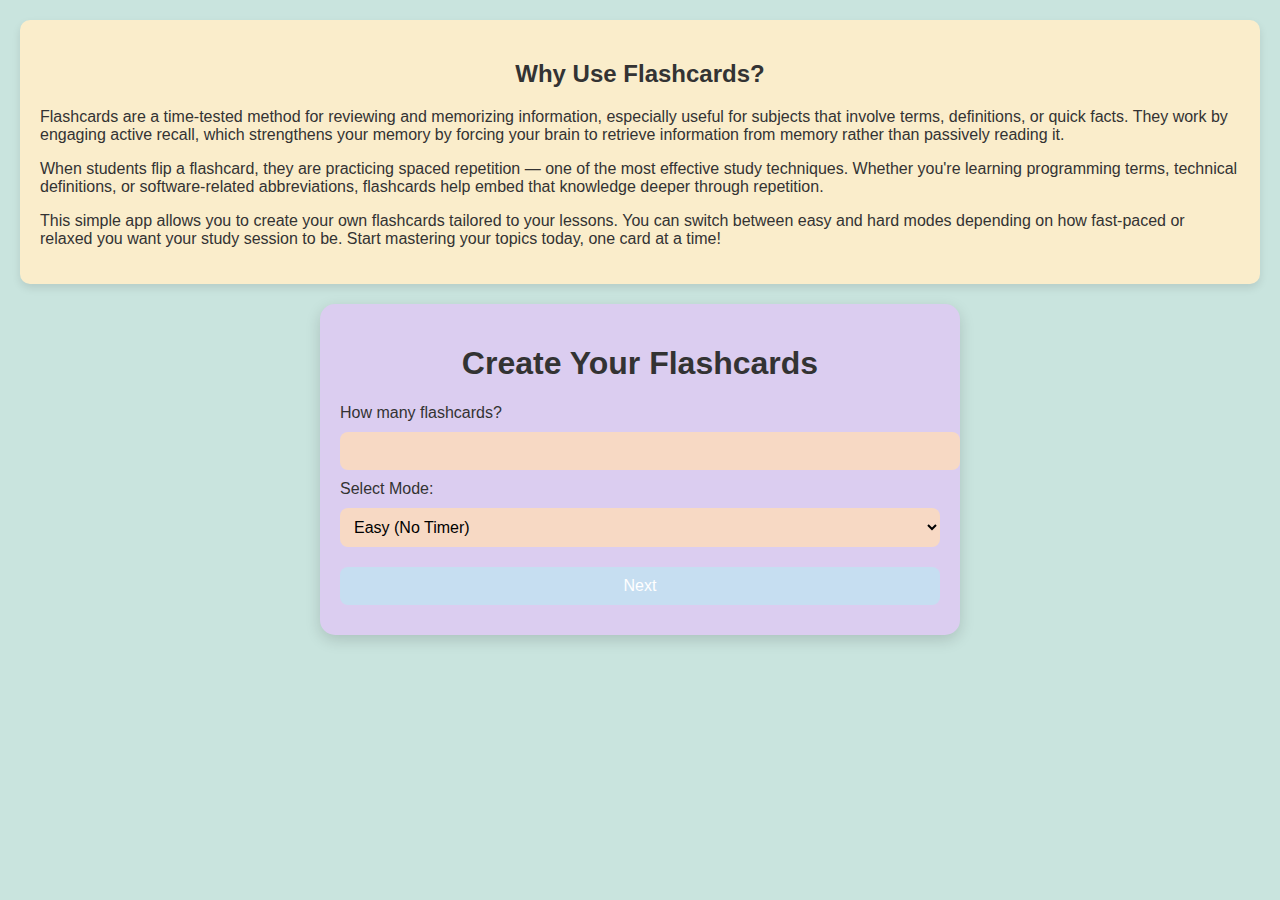
<file: flashcard/flashcards.html>
<!DOCTYPE html>
<html lang="en">
<head>
  <meta charset="UTF-8" />
  <meta name="viewport" content="width=device-width, initial-scale=1.0" />
  <title>Student Flashcard App</title>
  <link rel="stylesheet" href="style.css" />
</head>
<body>
  <div class="info-section">
    <h2>Why Use Flashcards?</h2>
    <p>Flashcards are a time-tested method for reviewing and memorizing information, especially useful for subjects that involve terms, definitions, or quick facts. They work by engaging active recall, which strengthens your memory by forcing your brain to retrieve information from memory rather than passively reading it.</p>
    <p>When students flip a flashcard, they are practicing spaced repetition — one of the most effective study techniques. Whether you're learning programming terms, technical definitions, or software-related abbreviations, flashcards help embed that knowledge deeper through repetition.</p>
    <p>This simple app allows you to create your own flashcards tailored to your lessons. You can switch between easy and hard modes depending on how fast-paced or relaxed you want your study session to be. Start mastering your topics today, one card at a time!</p>

    <!-- Flashcard app -->
    <div class="container" id="flashcard-container" style="display: none;">
      <div class="status-bar">
        <div id="progress-display">Card 1 of 1</div>
        <div id="skipped-display">Skipped: 0</div>
      </div>
      <div class="flashcard-wrapper" onclick="flipCard()">
        <div class="flashcard" id="flashcard">
          <div class="flashcard-side flashcard-front" id="card-front">Question</div>
          <div class="flashcard-side flashcard-back" id="card-back">Answer</div>
        </div>
      </div>
      <div id="timer-display"></div>
      <div class="controls">
        <button onclick="prevCard()">Previous</button>
        <button onclick="flipCard()">Flip</button>
        <button onclick="nextCard()">Next</button>
        <button onclick="skipCard()">Skip</button>
        <button id="pause-btn" onclick="pauseTimer()" style="display:none;">Pause</button>
        <button id="resume-btn" onclick="resumeTimer()" style="display:none;">Resume</button>
      </div>
    </div>
  </div>

  <div class="container" id="setup-container">
    <h1>Create Your Flashcards</h1>
    <label for="card-count">How many flashcards?</label>
    <input type="number" id="card-count" min="1" max="20" />

    <label for="mode">Select Mode:</label>
    <select id="mode" onchange="toggleTimerInput()">
      <option value="easy">Easy (No Timer)</option>
      <option value="hard">Hard (With Timer)</option>
    </select>

    <div id="timer-settings" style="display: none;">
      <label for="timer">Seconds per card:</label>
      <input type="number" id="timer" min="1" max="60" value="5" />
    </div>

    <button onclick="generateInputs()">Next</button>
    <div id="card-inputs"></div>
    <button id="start-button" onclick="startFlashcards()" style="display:none;">Start Flashcards</button>
  </div>

  <script src="main.js"></script>
</body>
</html>
</file>
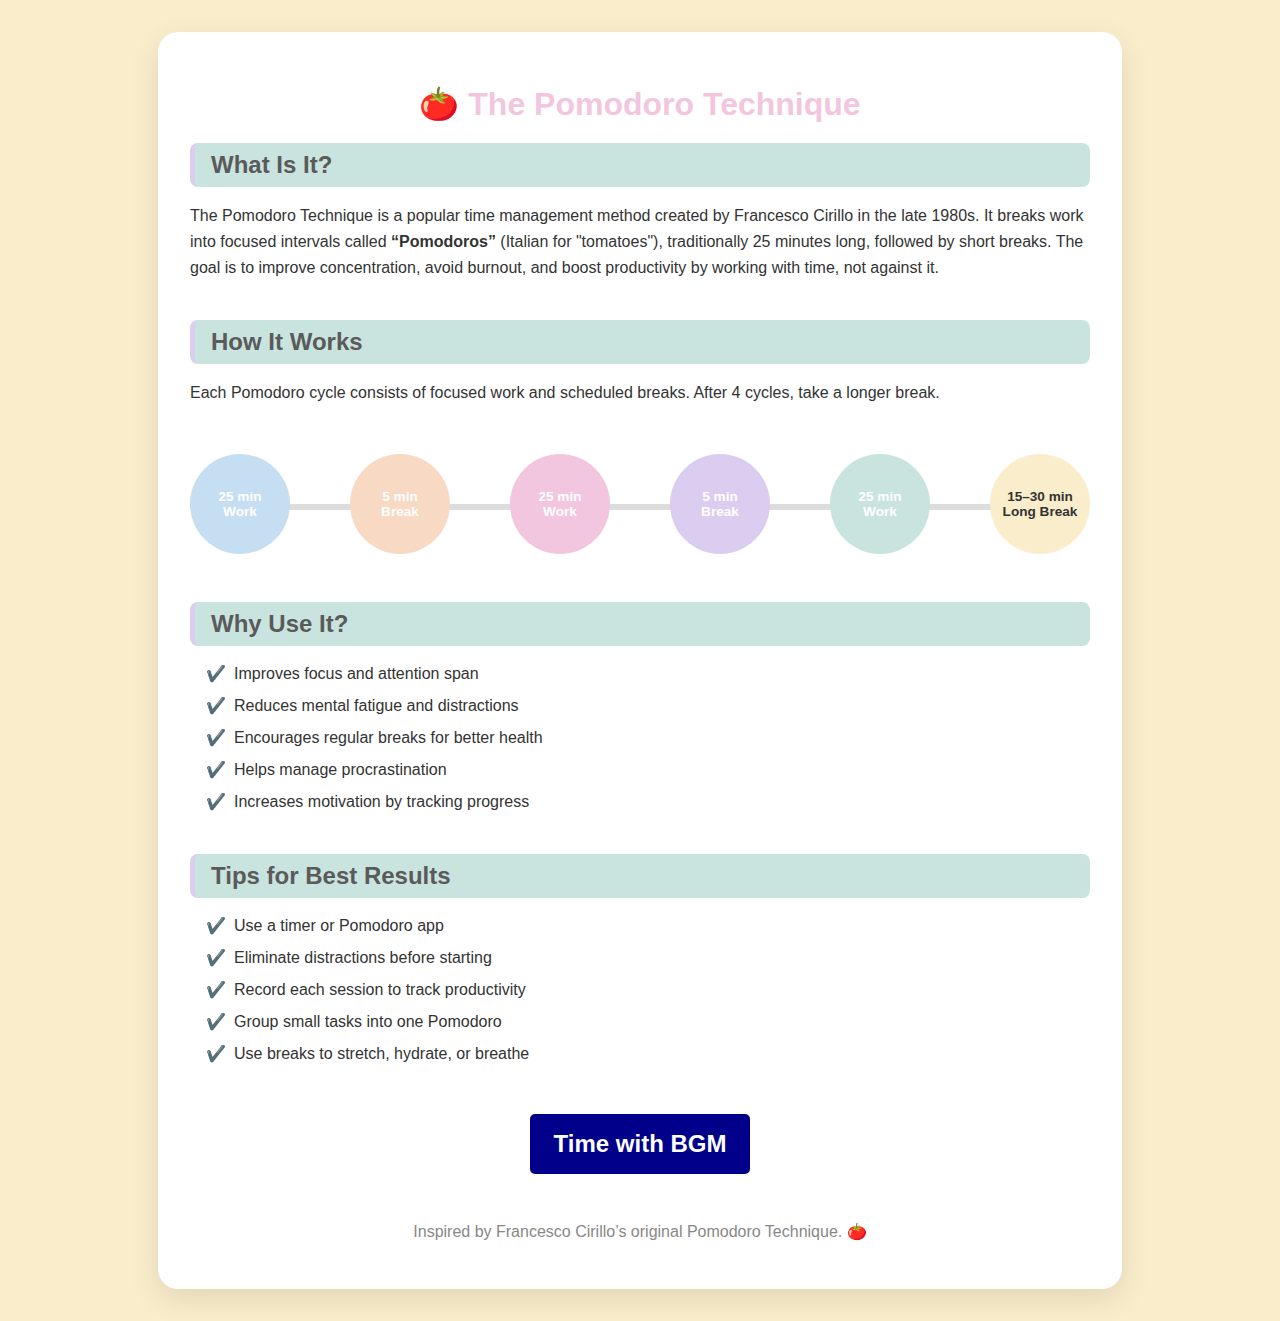
<file: pomodoro/pomodoror.html>
<!DOCTYPE html>
<html lang="en">
<head>
  <meta charset="UTF-8" />
  <meta name="viewport" content="width=device-width, initial-scale=1.0"/>
  <title>Pomodoro Technique Infographic</title>
  <style>
    body {
      margin: 0;
      padding: 2rem;
      font-family: 'Segoe UI', sans-serif;
      background: #FAEDCB;
      color: #333;
      display: flex;
      justify-content: center;
    }

    .infographic {
      background: #fff;
      max-width: 900px;
      width: 100%;
      padding: 2rem;
      border-radius: 20px;
      box-shadow: 0 10px 30px rgba(0, 0, 0, 0.1);
    }

    h1 {
      text-align: center;
      color: #F2C6DE;
      margin-bottom: 1rem;
    }

    .section {
      margin-bottom: 2.5rem;
    }

    .section h2 {
      color: #5a5a5a;
      background-color: #C9E4DE;
      padding: 0.5rem 1rem;
      border-left: 5px solid #DBCDF0;
      border-radius: 8px;
      margin-bottom: 0.5rem;
    }

    .section p {
      line-height: 1.6;
    }

    .timeline {
      display: flex;
      justify-content: space-between;
      align-items: center;
      position: relative;
      margin: 3rem 0;
    }

    .timeline::before {
      content: "";
      position: absolute;
      top: 50%;
      left: 5%;
      right: 5%;
      height: 6px;
      background: #ddd;
      z-index: 0;
    }

    .step {
      color: white;
      border-radius: 50%;
      width: 100px;
      height: 100px;
      display: flex;
      align-items: center;
      justify-content: center;
      text-align: center;
      font-size: 0.85rem;
      font-weight: bold;
      z-index: 1;
      position: relative;
    }

    .step:nth-child(1) { background: #C6DEF1; }
    .step:nth-child(2) { background: #F7D9C4; }
    .step:nth-child(3) { background: #F2C6DE; }
    .step:nth-child(4) { background: #DBCDF0; }
    .step:nth-child(5) { background: #C9E4DE; }
    .step:nth-child(6) { background: #FAEDCB; color: #333; }

    .benefits ul, .tips ul {
      list-style-type: none;
      padding-left: 1rem;
    }

    .benefits li::before,
    .tips li::before {
      content: "✔️";
      margin-right: 0.5rem;
      color: #27ae60;
    }

    .benefits li, .tips li {
      margin: 0.5rem 0;
      line-height: 1.5;
    }

    .footer-note {
      text-align: center;
      font-size: 0.9rem;
      color: #888;
      margin-top: 3rem;
    }

    @media (max-width: 700px) {
      .timeline {
        flex-direction: column;
        gap: 1rem;
      }
      .timeline::before {
        display: none;
      }
    }
  </style>
</head>
<body>
  <div class="infographic">
    <h1>🍅 The Pomodoro Technique</h1>

    <div class="section intro">
      <h2>What Is It?</h2>
      <p>
        The Pomodoro Technique is a popular time management method created by Francesco Cirillo in the late 1980s. It breaks work into focused intervals called <strong>“Pomodoros”</strong> (Italian for "tomatoes"), traditionally 25 minutes long, followed by short breaks. The goal is to improve concentration, avoid burnout, and boost productivity by working with time, not against it.
      </p>
    </div>

    <div class="section how-it-works">
      <h2>How It Works</h2>
      <p>Each Pomodoro cycle consists of focused work and scheduled breaks. After 4 cycles, take a longer break.</p>
      <div class="timeline">
        <div class="step">25 min<br>Work</div>
        <div class="step">5 min<br>Break</div>
        <div class="step">25 min<br>Work</div>
        <div class="step">5 min<br>Break</div>
        <div class="step">25 min<br>Work</div>
        <div class="step">15–30 min<br>Long Break</div>
      </div>
    </div>

    <div class="section benefits">
      <h2>Why Use It?</h2>
      <ul>
        <li>Improves focus and attention span</li>
        <li>Reduces mental fatigue and distractions</li>
        <li>Encourages regular breaks for better health</li>
        <li>Helps manage procrastination</li>
        <li>Increases motivation by tracking progress</li>
      </ul>
    </div>

    <div class="section tips">
      <h2>Tips for Best Results</h2>
      <ul>
        <li>Use a timer or Pomodoro app</li>
        <li>Eliminate distractions before starting</li>
        <li>Record each session to track productivity</li>
        <li>Group small tasks into one Pomodoro</li>
        <li>Use breaks to stretch, hydrate, or breathe</li>
      </ul>
    </div>

    
<p class="footer-note">
    <a href="time-with-bgm.html" class="bgm-button">Time with BGM</a>
</p>

<style>
.footer-note {
    text-align: center;
    font-size: 1rem;
    color: #888;
}

/* Square button styling */
.bgm-button {
    display: inline-block;
    background-color: darkblue;
    color: white;
    font-size: 1.5rem;
    font-weight: bold;
    text-decoration: none;
    padding: 1rem 1.5rem;
    border-radius: 5px;
    text-align: center;
    transition: transform 0.2s, background-color 0.2s;
}

/* Click animation */
.bgm-button:active {
    transform: scale(0.9);
    background-color: navy;
}
</style>



    <p class="footer-note">Inspired by Francesco Cirillo’s original Pomodoro Technique. 🍅</p>
  </div>

</style>

</body>
</html>
</file>
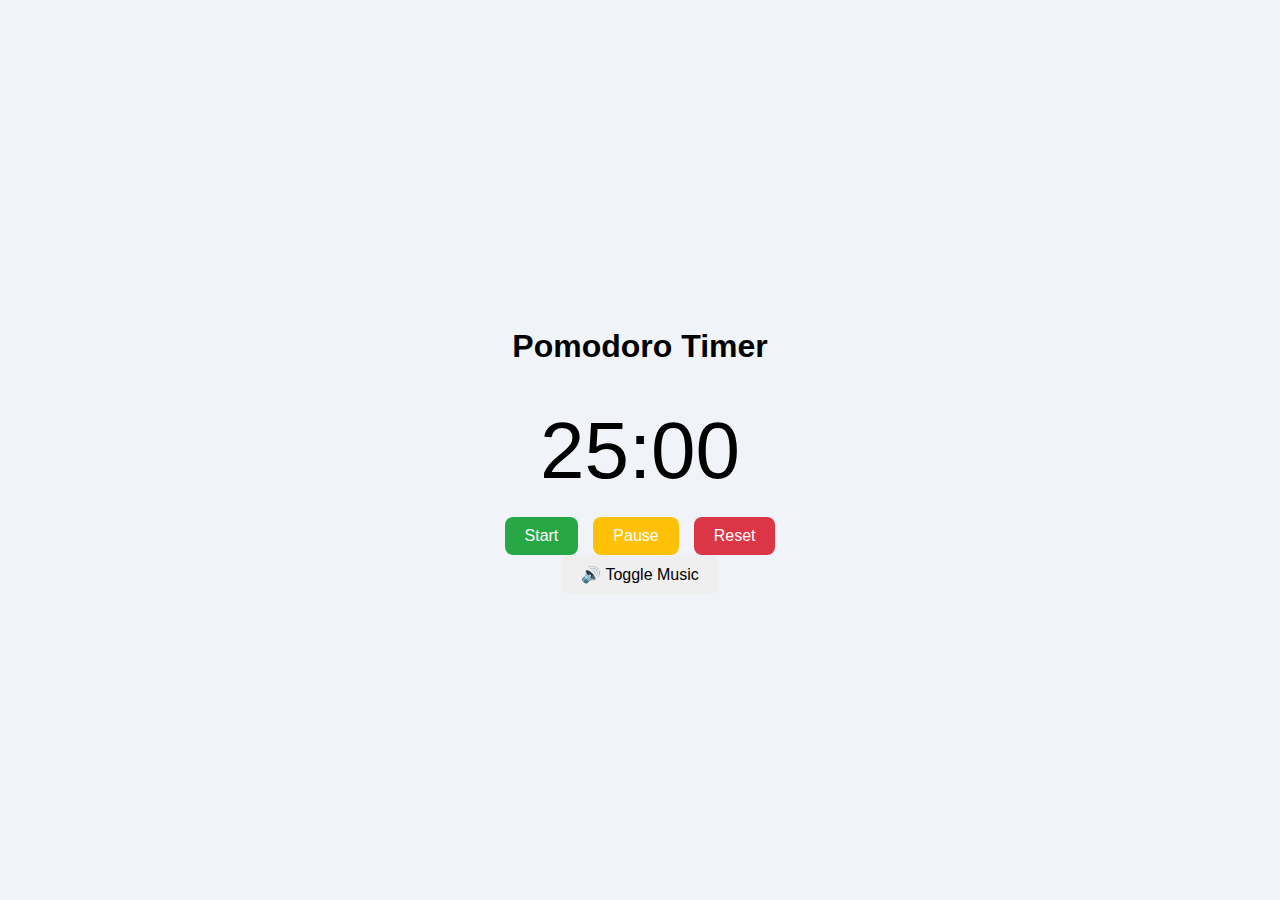
<file: pomodoro/timerwithbgm.html>
<!DOCTYPE html>
<html lang="en">
<head>
  <meta charset="UTF-8" />
  <meta name="viewport" content="width=device-width, initial-scale=1.0" />
  <title>Pomodoro Timer</title>
  <style>
    body {
      font-family: Arial, sans-serif;
      background-color: #f0f4f8;
      display: flex;
      flex-direction: column;
      align-items: center;
      justify-content: center;
      height: 100vh;
      margin: 0;
    }

    h1 {
      margin-bottom: 20px;
    }

    #timer {
      font-size: 5rem;
      margin: 20px;
    }

    .buttons {
      display: flex;
      gap: 15px;
    }

    button {
      padding: 10px 20px;
      font-size: 1rem;
      border: none;
      border-radius: 8px;
      cursor: pointer;
    }

    .start { background-color: #28a745; color: white; }
    .pause { background-color: #ffc107; color: white; }
    .reset { background-color: #dc3545; color: white; }
  </style>
</head>
<body>

  <h1>Pomodoro Timer</h1>
  <div id="timer">25:00</div>
  <div class="buttons">
    <button class="start" onclick="startTimer()">Start</button>
    <button class="pause" onclick="pauseTimer()">Pause</button>
    <button class="reset" onclick="resetTimer()">Reset</button>
  </div>

<audio id="bg-music" loop>
  <source src="c:\Users\PCC Faculty\Downloads\Aisake, Dosi - Cruising [NCS Release].mp3" type="audio/mpeg" />
</audio>

<div class="buttons">
  <button onclick="toggleMusic()">🔊 Toggle Music</button>
</div>

  <script>

const bgMusic = document.getElementById('bg-music');
let musicPlaying = false;

function toggleMusic() {
  if (musicPlaying) {
    bgMusic.pause();
  } else {
    bgMusic.play();
  }
  musicPlaying = !musicPlaying;
}

    let time = 25 * 60;
    let timer;
    let isRunning = false;

    function updateDisplay() {
      const minutes = String(Math.floor(time / 60)).padStart(2, '0');
      const seconds = String(time % 60).padStart(2, '0');
      document.getElementById('timer').textContent = `${minutes}:${seconds}`;
    }

    function startTimer() {
      if (isRunning) return;
      isRunning = true;
      timer = setInterval(() => {
        if (time > 0) {
          time--;
          updateDisplay();
        } else {
          clearInterval(timer);
          alert("Time's up! Take a break.");
        }
      }, 1000);
    }

    function pauseTimer() {
      clearInterval(timer);
      isRunning = false;
    }

    function resetTimer() {
      clearInterval(timer);
      time = 25 * 60;
      updateDisplay();
      isRunning = false;
    }

    updateDisplay(); // Initial display
  </script>

</body>
</html>
</file>
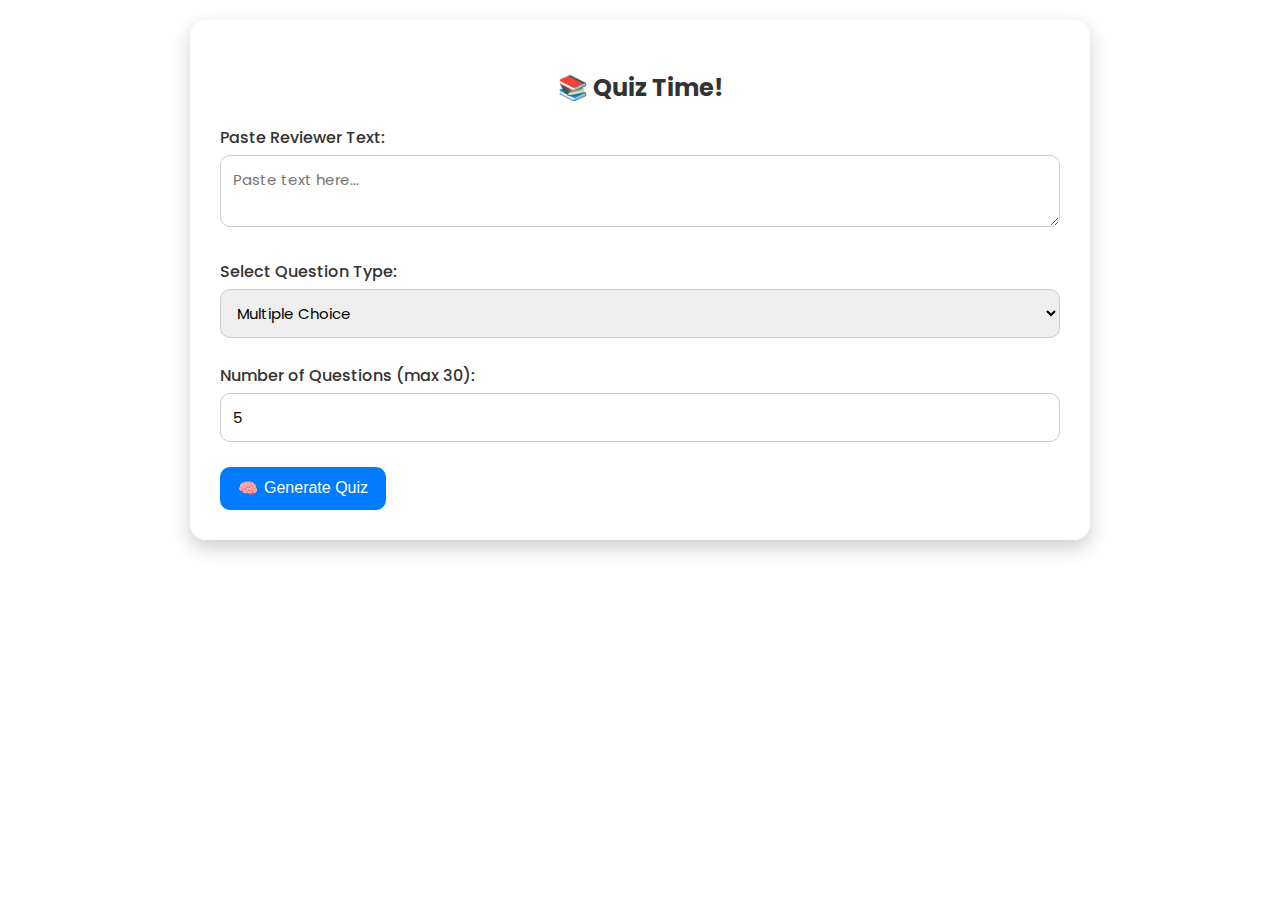
<file: quiz/quizzz/main.html>
<!DOCTYPE html>
<html lang="en">
<head>
  <meta charset="UTF-8" />
  <meta name="viewport" content="width=device-width, initial-scale=1.0"/>
  <title>Quiz Generator</title>
  <link href="https://fonts.googleapis.com/css2?family=Poppins:wght@300;500;700&display=swap" rel="stylesheet">
  <link rel="stylesheet" href="style.css" />
</head>
<body>
  <div id="container">
    <h2>📚 Quiz Time!</h2>

    <label>Paste Reviewer Text:</label>
    <textarea id="reviewerText" placeholder="Paste text here..."></textarea>

    <label>Select Question Type:</label>
    <select id="questionType">
      <option value="mcq">Multiple Choice</option>
      <option value="tf">True or False</option>
      <option value="id">Identification</option>
    </select>

    <label>Number of Questions (max 30):</label>
    <input type="number" id="questionCount" value="5" min="1" max="30">

    <button onclick="generateQuiz()"><span>🧠</span>Generate Quiz</button>

    <div id="progressBarContainer" style="display: none;">
      <div id="progressBar"></div>
    </div>

    <div id="quiz" style="display:none;"></div>
    <div id="result" class="fade-in"></div>
  </div>

  <script src="script.js"></script>
</body>
</html>
</file>
<file: flashcard/style.css>
:root {
  --yellow: #faedcb;
  --mint: #c9e4de;
  --blue: #c6def1;
  --lavender: #dbcdf0;
  --pink: #f2c6de;
  --peach: #f7d9c4;
}

body {
  margin: 0;
  font-family: 'Segoe UI', sans-serif;
  background-color: var(--mint);
  color: #333;
  padding: 20px;
}

h1, h2, h3 {
  text-align: center;
}

.info-section {
  background-color: var(--yellow);
  padding: 20px;
  border-radius: 10px;
  margin-bottom: 20px;
  box-shadow: 0 4px 8px rgba(0,0,0,0.1);
}

.container {
  background-color: var(--lavender);
  max-width: 600px;
  margin: 20px auto;
  padding: 20px;
  border-radius: 15px;
  box-shadow: 0 5px 15px rgba(0,0,0,0.15);
}

input, select, button {
  width: 100%;
  padding: 10px;
  margin: 10px 0;
  border: none;
  border-radius: 8px;
  font-size: 16px;
}

input[type="text"], input[type="number"], select {
  background-color: var(--peach);
}

button {
  background-color: var(--blue);
  color: #fff;
  cursor: pointer;
  transition: 0.3s;
}

button:hover {
  background-color: var(--pink);
}

.flashcard-wrapper {
  perspective: 1000px;
  height: 200px;
  position: relative;
  margin: 20px auto;
}

.flashcard {
  width: 100%;
  height: 100%;
  transition: transform 0.6s;
  transform-style: preserve-3d;
  position: relative;
  cursor: pointer;
  border-radius: 15px;
}

.flashcard.flipped {
  transform: rotateY(180deg);
}

.flashcard-side {
  position: absolute;
  width: 100%;
  height: 100%;
  backface-visibility: hidden;
  display: flex;
  align-items: center;
  justify-content: center;
  font-size: 1.2em;
  border-radius: 15px;
  padding: 20px;
  box-sizing: border-box;
}

.flashcard-front {
  background-color: var(--blue);
}

.flashcard-back {
  background-color: var(--pink);
  transform: rotateY(180deg);
}

.status-bar {
  display: flex;
  justify-content: space-between;
  font-weight: bold;
  margin-bottom: 10px;
}

.controls {
  display: flex;
  flex-wrap: wrap;
  gap: 10px;
}

.controls button {
  flex: 1;
}

#timer-display {
  font-size: 1.1em;
  margin: 10px 0;
  color: #d94f4f;
}
</file>
<file: quiz/quizzz/style.css>
* {
  box-sizing: border-box;
}

body {
  margin: 0;
  font-family: 'Poppins', sans-serif;
  background-image: url('https://images.unsplash.com/photo-1513258496099-48168024aec0?auto=format&fit=crop&w=1950&q=80');
  background-size: cover;
  background-position: center;
  background-attachment: fixed;
  padding: 20px;
  color: #333;
}

#container {
  max-width: 900px;
  margin: auto;
  background: rgba(255, 255, 255, 0.93);
  padding: 30px;
  border-radius: 16px;
  box-shadow: 0 8px 20px rgba(0,0,0,0.2);
  transition: all 0.3s ease;
}

h2 {
  text-align: center;
  font-weight: 700;
  margin-bottom: 20px;
}

label {
  font-weight: 500;
  display: block;
  margin-top: 10px;
}

textarea,
select,
input[type="number"],
input[type="file"],
input[type="text"] {
  width: 100%;
  margin-top: 5px;
  padding: 12px;
  border-radius: 10px;
  border: 1px solid #ccc;
  margin-bottom: 15px;
  font-family: inherit;
  font-size: 15px;
  transition: border 0.2s;
}

textarea:focus,
input:focus,
select:focus {
  outline: none;
  border-color: #007bff;
}

button {
  background: #007bff;
  color: white;
  border: none;
  padding: 12px 18px;
  margin: 10px 5px 0 0;
  border-radius: 10px;
  font-size: 16px;
  cursor: pointer;
  transition: background 0.3s ease;
  display: inline-flex;
  align-items: center;
  gap: 6px;
}

button:hover {
  background: #0056b3;
}

.question {
  margin: 20px 0;
  padding: 15px;
  background: #f9f9f9;
  border-radius: 10px;
  border-left: 5px solid #007bff;
  animation: fadeIn 0.5s ease;
}

.question p {
  font-weight: 600;
  margin-bottom: 10px;
}

.fade-in {
  animation: fadeIn 0.6s ease-in-out;
}

@keyframes fadeIn {
  from { opacity: 0; transform: translateY(10px); }
  to { opacity: 1; transform: translateY(0); }
}

#result {
  background: #e6ffe6;
  padding: 20px;
  margin-top: 25px;
  border-radius: 10px;
  display: none;
}

#progressBarContainer {
  width: 100%;
  background: #ddd;
  height: 14px;
  border-radius: 8px;
  overflow: hidden;
  margin: 20px 0;
}

#progressBar {
  height: 100%;
  width: 0%;
  background: #28a745;
  transition: width 0.3s ease;
}

@media (max-width: 600px) {
  h2 {
    font-size: 22px;
  }

  button {
    width: 100%;
    justify-content: center;
    margin-bottom: 10px;
  }
}
</file>
